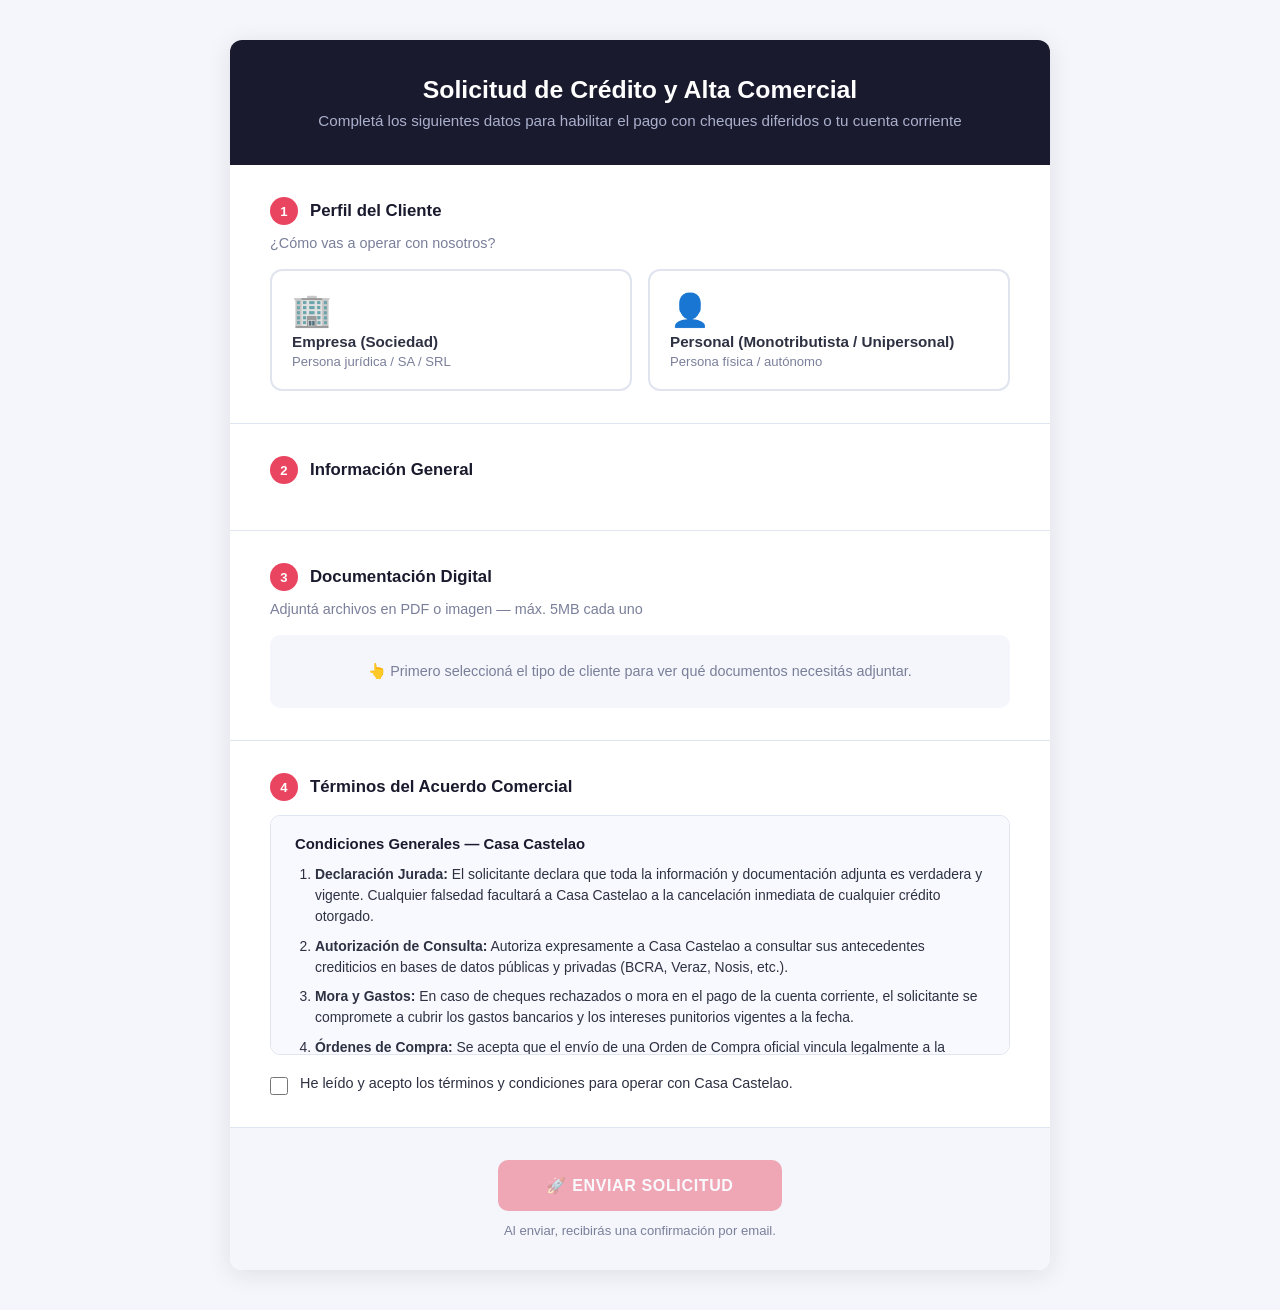
<file: index.html>
<!DOCTYPE html>
<html lang="es">

<head>
    <meta charset="UTF-8">
    <meta name="viewport" content="width=device-width, initial-scale=1.0">
    <title>Solicitud de Crédito — Casa Castelao</title>
    <style>
        :root {
            --primary: #1a1a2e;
            --accent: #e94560;
            --bg: #f4f6fb;
            --card: #fff;
            --border: #e0e4ef;
            --text: #2d3142;
            --muted: #7a7f9a;
            --success: #27ae60;
            --error: #e74c3c;
            --radius: 12px;
            --shadow: 0 4px 24px rgba(26, 26, 46, .10);
        }

        * {
            box-sizing: border-box;
            margin: 0;
            padding: 0;
        }

        body {
            font-family: 'Segoe UI', Arial, sans-serif;
            background: var(--bg);
            color: var(--text);
        }

        .wrapper {
            min-height: 100vh;
            padding: 40px 16px;
            display: flex;
            justify-content: center;
            align-items: flex-start;
        }

        .card {
            background: var(--card);
            border-radius: var(--radius);
            box-shadow: var(--shadow);
            max-width: 820px;
            width: 100%;
            overflow: hidden;
        }

        /* Header */
        .cr-header {
            background: var(--primary);
            padding: 36px 40px;
            text-align: center;
        }

        .cr-header h1 {
            color: #fff;
            font-size: 1.55rem;
            font-weight: 700;
            margin-bottom: 8px;
        }

        .cr-header p {
            color: #aab0cc;
            font-size: .95rem;
        }

        /* Sections */
        .section {
            padding: 32px 40px;
            border-bottom: 1px solid var(--border);
        }

        .section:last-child {
            border-bottom: none;
        }

        .section-title {
            display: flex;
            align-items: center;
            gap: 12px;
            font-size: 1.05rem;
            font-weight: 700;
            color: var(--primary);
            margin-bottom: 14px;
        }

        .step-badge {
            background: var(--accent);
            color: #fff;
            width: 28px;
            height: 28px;
            border-radius: 50%;
            display: inline-flex;
            align-items: center;
            justify-content: center;
            font-size: .82rem;
            font-weight: 700;
            flex-shrink: 0;
        }

        .subtitle {
            color: var(--muted);
            margin: -4px 0 18px;
            font-size: .9rem;
        }

        /* Radio cards */
        .radio-group {
            display: grid;
            grid-template-columns: 1fr 1fr;
            gap: 16px;
        }

        .radio-card {
            cursor: pointer;
            border: 2px solid var(--border);
            border-radius: var(--radius);
            transition: border-color .2s, box-shadow .2s;
        }

        .radio-card input {
            display: none;
        }

        .radio-card.selected {
            border-color: var(--accent);
            box-shadow: 0 0 0 3px rgba(233, 69, 96, .12);
        }

        .radio-inner {
            padding: 20px;
            display: flex;
            flex-direction: column;
            gap: 4px;
        }

        .radio-icon {
            font-size: 2rem;
        }

        .radio-inner strong {
            font-size: .95rem;
        }

        .radio-inner small {
            color: var(--muted);
            font-size: .82rem;
        }

        /* Form blocks */
        .block {
            display: none;
        }

        .block.visible {
            display: block;
        }

        /* Grids */
        .grid-2 {
            display: grid;
            grid-template-columns: 1fr 1fr;
            gap: 16px;
        }

        .grid-3 {
            display: grid;
            grid-template-columns: 1fr 1fr 1fr;
            gap: 16px;
        }

        .full {
            grid-column: 1 / -1;
        }

        /* Fields */
        .field {
            display: flex;
            flex-direction: column;
            gap: 6px;
        }

        .field label {
            font-size: .85rem;
            font-weight: 600;
        }

        .field input[type=text],
        .field input[type=email],
        .field input[type=tel] {
            padding: 10px 14px;
            border: 1px solid var(--border);
            border-radius: 8px;
            font-size: .95rem;
            background: #fafbff;
            transition: border-color .2s;
        }

        .field input:focus {
            outline: none;
            border-color: var(--accent);
            box-shadow: 0 0 0 2px rgba(233, 69, 96, .1);
        }

        .req {
            color: var(--accent);
        }

        /* Sub-sections */
        .sub-section {
            margin-top: 24px;
        }

        .sub-title {
            font-size: .82rem;
            font-weight: 700;
            color: var(--muted);
            text-transform: uppercase;
            letter-spacing: .05em;
            margin-bottom: 12px;
        }

        .mt {
            margin-top: 20px;
        }

        /* Docs */
        .docs-grid {
            display: grid;
            grid-template-columns: 1fr 1fr;
            gap: 14px;
        }

        .upload-item {
            border: 1.5px dashed var(--border);
            border-radius: 10px;
            padding: 14px;
            transition: border-color .2s;
        }

        .upload-item:hover {
            border-color: var(--accent);
        }

        .upload-label {
            display: flex;
            flex-direction: column;
            gap: 4px;
            cursor: pointer;
        }

        .doc-icon {
            font-size: 1.4rem;
        }

        .doc-name {
            font-size: .88rem;
            font-weight: 600;
        }

        .doc-req {
            font-size: .75rem;
            color: var(--accent);
            font-weight: 600;
        }

        .doc-opt {
            font-size: .75rem;
            color: var(--muted);
        }

        .file-drop {
            margin-top: 10px;
            background: var(--bg);
            border-radius: 8px;
            padding: 10px;
            text-align: center;
            position: relative;
        }

        .file-drop input[type=file] {
            position: absolute;
            inset: 0;
            opacity: 0;
            cursor: pointer;
            width: 100%;
            height: 100%;
        }

        .drop-hint {
            font-size: .8rem;
            color: var(--muted);
        }

        .file-chosen {
            display: block;
            font-size: .8rem;
            font-weight: 600;
            margin-top: 4px;
            word-break: break-all;
        }

        .docs-placeholder {
            padding: 28px;
            text-align: center;
            color: var(--muted);
            font-size: .9rem;
            background: var(--bg);
            border-radius: 10px;
        }

        /* Terms */
        .terms-box {
            background: #f8f9fe;
            border: 1px solid var(--border);
            border-radius: 10px;
            padding: 20px 24px;
            margin-bottom: 20px;
            max-height: 240px;
            overflow-y: auto;
        }

        .terms-box h4 {
            font-size: .93rem;
            color: var(--primary);
            margin-bottom: 12px;
        }

        .terms-box ol {
            padding-left: 20px;
        }

        .terms-box li {
            font-size: .87rem;
            color: var(--text);
            margin-bottom: 9px;
            line-height: 1.5;
        }

        .checkbox-label {
            display: flex;
            align-items: flex-start;
            gap: 12px;
            cursor: pointer;
            font-size: .9rem;
            font-weight: 500;
        }

        .checkbox-label input {
            margin-top: 2px;
            flex-shrink: 0;
            width: 18px;
            height: 18px;
            accent-color: var(--accent);
        }

        /* Submit */
        .submit-area {
            padding: 32px 40px;
            text-align: center;
            background: var(--bg);
        }

        .btn-submit {
            background: var(--accent);
            color: #fff;
            border: none;
            padding: 16px 48px;
            font-size: 1rem;
            font-weight: 700;
            border-radius: 10px;
            cursor: pointer;
            transition: background .2s, transform .1s, opacity .2s;
            letter-spacing: .04em;
        }

        .btn-submit:hover:not(:disabled) {
            background: #c73652;
            transform: translateY(-1px);
        }

        .btn-submit:disabled {
            opacity: .45;
            cursor: not-allowed;
        }

        .submit-note {
            margin-top: 12px;
            font-size: .82rem;
            color: var(--muted);
        }

        /* Alert */
        .alert-error {
            padding: 14px 24px;
            font-size: .92rem;
            background: #fdf3f3;
            color: var(--error);
            border-left: 4px solid var(--error);
            display: flex;
            gap: 10px;
            align-items: center;
        }

        /* Responsive */
        @media(max-width:640px) {

            .section,
            .cr-header,
            .submit-area {
                padding: 24px 16px;
            }

            .radio-group,
            .grid-2,
            .grid-3,
            .docs-grid {
                grid-template-columns: 1fr;
            }
        }
    </style>
</head>

<body>
    <div class="wrapper">
        <div class="card">

            <div class="cr-header">
                <h1>Solicitud de Crédito y Alta Comercial</h1>
                <p>Completá los siguientes datos para habilitar el pago con cheques diferidos o tu cuenta corriente</p>
            </div>

            <form id="creditForm" action="https://credito-api.casacastelao.com.ar/submit" method="POST"
                enctype="multipart/form-data">

                <!-- 1. Perfil -->
                <div class="section">
                    <div class="section-title"><span class="step-badge">1</span> Perfil del Cliente</div>
                    <p class="subtitle">¿Cómo vas a operar con nosotros?</p>
                    <div class="radio-group">
                        <label class="radio-card" id="card-empresa">
                            <input type="radio" name="client_type" value="empresa" required>
                            <div class="radio-inner">
                                <span class="radio-icon">🏢</span>
                                <strong>Empresa (Sociedad)</strong>
                                <small>Persona jurídica / SA / SRL</small>
                            </div>
                        </label>
                        <label class="radio-card" id="card-personal">
                            <input type="radio" name="client_type" value="personal">
                            <div class="radio-inner">
                                <span class="radio-icon">👤</span>
                                <strong>Personal (Monotributista / Unipersonal)</strong>
                                <small>Persona física / autónomo</small>
                            </div>
                        </label>
                    </div>
                </div>

                <!-- 2. Info general -->
                <div class="section">
                    <div class="section-title"><span class="step-badge">2</span> Información General</div>

                    <!-- EMPRESA -->
                    <div id="block-empresa" class="block">
                        <div class="grid-2">
                            <div class="field">
                                <label>Razón Social <span class="req">*</span></label>
                                <input type="text" name="company_name" placeholder="Ferretería del Sur S.R.L.">
                            </div>
                            <div class="field">
                                <label>CUIT <span class="req">*</span></label>
                                <input type="text" name="company_cuit" placeholder="XX-XXXXXXXX-X" maxlength="13">
                            </div>
                            <div class="field full">
                                <label>Email Corporativo <span class="req">*</span></label>
                                <input type="email" name="company_email" placeholder="admin@empresa.com">
                            </div>
                        </div>
                        <div class="sub-section">
                            <div class="sub-title">📦 Sector Compras</div>
                            <div class="grid-3">
                                <div class="field"><label>Nombre</label><input type="text" name="purchase_name"
                                        placeholder="Nombre y apellido"></div>
                                <div class="field"><label>Mail</label><input type="email" name="purchase_email"
                                        placeholder="compras@empresa.com"></div>
                                <div class="field"><label>Teléfono</label><input type="tel" name="purchase_phone"
                                        placeholder="+54 9 ..."></div>
                            </div>
                        </div>
                        <div class="sub-section">
                            <div class="sub-title">💳 Sector Pagos</div>
                            <div class="grid-3">
                                <div class="field"><label>Nombre</label><input type="text" name="payment_name"
                                        placeholder="Nombre y apellido"></div>
                                <div class="field"><label>Mail</label><input type="email" name="payment_email"
                                        placeholder="pagos@empresa.com"></div>
                                <div class="field"><label>Teléfono</label><input type="tel" name="payment_phone"
                                        placeholder="+54 9 ..."></div>
                            </div>
                        </div>
                        <div class="field mt">
                            <label>CBU / Alias para operaciones</label>
                            <input type="text" name="company_cbu" placeholder="CBU de 22 dígitos o alias">
                        </div>
                    </div>

                    <!-- PERSONAL -->
                    <div id="block-personal" class="block">
                        <div class="grid-2">
                            <div class="field"><label>Nombre Completo <span class="req">*</span></label><input
                                    type="text" name="personal_name" placeholder="Nombre y apellido completo"></div>
                            <div class="field"><label>DNI / CUIT <span class="req">*</span></label><input type="text"
                                    name="personal_dni" placeholder="DNI o CUIT"></div>
                            <div class="field"><label>Email de contacto <span class="req">*</span></label><input
                                    type="email" name="personal_email" placeholder="ejemplo@mail.com"></div>
                            <div class="field"><label>Teléfono celular <span class="req">*</span></label><input
                                    type="tel" name="personal_phone" placeholder="+54 9 ..."></div>
                            <div class="field full"><label>CBU / Alias para operaciones</label><input type="text"
                                    name="personal_cbu" placeholder="CBU de 22 dígitos o alias"></div>
                        </div>
                    </div>
                </div>

                <!-- 3. Documentación -->
                <div class="section">
                    <div class="section-title"><span class="step-badge">3</span> Documentación Digital</div>
                    <p class="subtitle">Adjuntá archivos en PDF o imagen — máx. 5MB cada uno</p>

                    <div id="docs-placeholder" class="docs-placeholder">👆 Primero seleccioná el tipo de cliente para
                        ver qué documentos necesitás adjuntar.</div>

                    <!-- DOCS EMPRESA -->
                    <div id="docs-empresa" class="block">
                        <div class="docs-grid">
                            <div class="upload-item">
                                <label class="upload-label">
                                    <span class="doc-icon">📄</span><span class="doc-name">Constancia CUIT
                                        actualizada</span><span class="doc-req">Requerido</span>
                                    <div class="file-drop"><input type="file" name="doc_cuit"
                                            accept=".pdf,.jpg,.jpeg,.png"><span class="drop-hint">Arrastrá o hacé
                                            clic</span><span class="file-chosen"></span></div>
                                </label>
                            </div>
                            <div class="upload-item">
                                <label class="upload-label">
                                    <span class="doc-icon">📄</span><span class="doc-name">Formulario CM01 (Convenio
                                        Multilateral)</span><span class="doc-req">Requerido</span>
                                    <div class="file-drop"><input type="file" name="doc_cm01"
                                            accept=".pdf,.jpg,.jpeg,.png"><span class="drop-hint">Arrastrá o hacé
                                            clic</span><span class="file-chosen"></span></div>
                                </label>
                            </div>
                            <div class="upload-item">
                                <label class="upload-label">
                                    <span class="doc-icon">📄</span><span class="doc-name">Certificado Exención
                                        IIBB</span><span class="doc-opt">Opcional si corresponde</span>
                                    <div class="file-drop"><input type="file" name="doc_iibb"
                                            accept=".pdf,.jpg,.jpeg,.png"><span class="drop-hint">Arrastrá o hacé
                                            clic</span><span class="file-chosen"></span></div>
                                </label>
                            </div>
                            <div class="upload-item">
                                <label class="upload-label">
                                    <span class="doc-icon">📄</span><span class="doc-name">Nota de
                                        Autorización</span><span class="doc-opt">Opcional si usás Orden de Compra</span>
                                    <div class="file-drop"><input type="file" name="doc_nota"
                                            accept=".pdf,.jpg,.jpeg,.png"><span class="drop-hint">Arrastrá o hacé
                                            clic</span><span class="file-chosen"></span></div>
                                </label>
                            </div>
                        </div>
                    </div>

                    <!-- DOCS PERSONAL -->
                    <div id="docs-personal" class="block">
                        <div class="docs-grid">
                            <div class="upload-item">
                                <label class="upload-label">
                                    <span class="doc-icon">🪪</span><span class="doc-name">DNI — Frente</span><span
                                        class="doc-req">Requerido</span>
                                    <div class="file-drop"><input type="file" name="doc_dni_frente"
                                            accept=".pdf,.jpg,.jpeg,.png"><span class="drop-hint">Arrastrá o hacé
                                            clic</span><span class="file-chosen"></span></div>
                                </label>
                            </div>
                            <div class="upload-item">
                                <label class="upload-label">
                                    <span class="doc-icon">🪪</span><span class="doc-name">DNI — Dorso</span><span
                                        class="doc-req">Requerido</span>
                                    <div class="file-drop"><input type="file" name="doc_dni_dorso"
                                            accept=".pdf,.jpg,.jpeg,.png"><span class="drop-hint">Arrastrá o hacé
                                            clic</span><span class="file-chosen"></span></div>
                                </label>
                            </div>
                            <div class="upload-item">
                                <label class="upload-label">
                                    <span class="doc-icon">📄</span><span class="doc-name">Constancia de
                                        CUIT</span><span class="doc-req">Requerido</span>
                                    <div class="file-drop"><input type="file" name="doc_cuit_personal"
                                            accept=".pdf,.jpg,.jpeg,.png"><span class="drop-hint">Arrastrá o hacé
                                            clic</span><span class="file-chosen"></span></div>
                                </label>
                            </div>
                            <div class="upload-item">
                                <label class="upload-label">
                                    <span class="doc-icon">🏠</span><span class="doc-name">Servicio de Luz / Gas /
                                        Agua</span><span class="doc-opt">Validación de domicilio</span>
                                    <div class="file-drop"><input type="file" name="doc_servicio"
                                            accept=".pdf,.jpg,.jpeg,.png"><span class="drop-hint">Arrastrá o hacé
                                            clic</span><span class="file-chosen"></span></div>
                                </label>
                            </div>
                        </div>
                    </div>
                </div>

                <!-- 4. Términos -->
                <div class="section">
                    <div class="section-title"><span class="step-badge">4</span> Términos del Acuerdo Comercial</div>
                    <div class="terms-box">
                        <h4>Condiciones Generales — Casa Castelao</h4>
                        <ol>
                            <li><strong>Declaración Jurada:</strong> El solicitante declara que toda la información y
                                documentación adjunta es verdadera y vigente. Cualquier falsedad facultará a Casa
                                Castelao a la cancelación inmediata de cualquier crédito otorgado.</li>
                            <li><strong>Autorización de Consulta:</strong> Autoriza expresamente a Casa Castelao a
                                consultar sus antecedentes crediticios en bases de datos públicas y privadas (BCRA,
                                Veraz, Nosis, etc.).</li>
                            <li><strong>Mora y Gastos:</strong> En caso de cheques rechazados o mora en el pago de la
                                cuenta corriente, el solicitante se compromete a cubrir los gastos bancarios y los
                                intereses punitorios vigentes a la fecha.</li>
                            <li><strong>Órdenes de Compra:</strong> Se acepta que el envío de una Orden de Compra
                                oficial vincula legalmente a la empresa con el compromiso de pago, sin necesidad de
                                autorizaciones adicionales.</li>
                            <li><strong>Habilitación de Cheques:</strong> En el caso de ECHEQs, la mercadería se
                                liberará únicamente una vez que el valor haya sido "Aceptado" por Casa Castelao en su
                                plataforma bancaria.</li>
                        </ol>
                    </div>
                    <label class="checkbox-label">
                        <input type="checkbox" name="accepted_terms" id="accepted_terms" required>
                        <span>He leído y acepto los términos y condiciones para operar con Casa Castelao.</span>
                    </label>
                </div>

                <!-- Submit -->
                <div class="submit-area">
                    <button type="submit" class="btn-submit" id="submitBtn" disabled>
                        🚀 ENVIAR SOLICITUD
                    </button>
                    <p class="submit-note">Al enviar, recibirás una confirmación por email.</p>
                </div>

            </form>
        </div>
    </div>

    <script>
        (function () {
            const radios = document.querySelectorAll('input[name="client_type"]');
            const terms = document.getElementById('accepted_terms');
            const btn = document.getElementById('submitBtn');

            function showBlocks(type) {
                ['block-empresa', 'block-personal', 'docs-empresa', 'docs-personal'].forEach(id => {
                    document.getElementById(id).classList.remove('visible');
                });
                const ph = document.getElementById('docs-placeholder');
                if (type) {
                    document.getElementById('block-' + type).classList.add('visible');
                    document.getElementById('docs-' + type).classList.add('visible');
                    ph.style.display = 'none';
                } else {
                    ph.style.display = '';
                }
                // radio card highlight
                document.querySelectorAll('.radio-card').forEach(c => c.classList.remove('selected'));
                const card = document.getElementById('card-' + type);
                if (card) card.classList.add('selected');
            }

            function checkReady() {
                const typeOk = Array.from(radios).some(r => r.checked);
                btn.disabled = !(typeOk && terms.checked);
            }

            radios.forEach(r => {
                r.addEventListener('change', function () { showBlocks(this.value); checkReady(); });
            });
            terms.addEventListener('change', checkReady);

            // File feedback
            document.querySelectorAll('.file-drop input[type=file]').forEach(input => {
                input.addEventListener('change', function () {
                    const file = this.files[0];
                    const drop = this.closest('.file-drop');
                    const hint = drop.querySelector('.drop-hint');
                    const chosen = drop.querySelector('.file-chosen');
                    if (!file) { hint.style.display = ''; chosen.textContent = ''; return; }
                    if (file.size > 5 * 1024 * 1024) {
                        chosen.textContent = '⚠️ Supera 5MB, elegí otro.';
                        chosen.style.color = '#e74c3c';
                        this.value = ''; return;
                    }
                    hint.style.display = 'none';
                    chosen.textContent = '✅ ' + file.name;
                    chosen.style.color = '#27ae60';
                });
            });

            // Submit loading
            document.getElementById('creditForm').addEventListener('submit', function () {
                btn.textContent = '⏳ Enviando...';
                btn.disabled = true;
            });
        })();
    </script>

</body>

</html>
</file>
